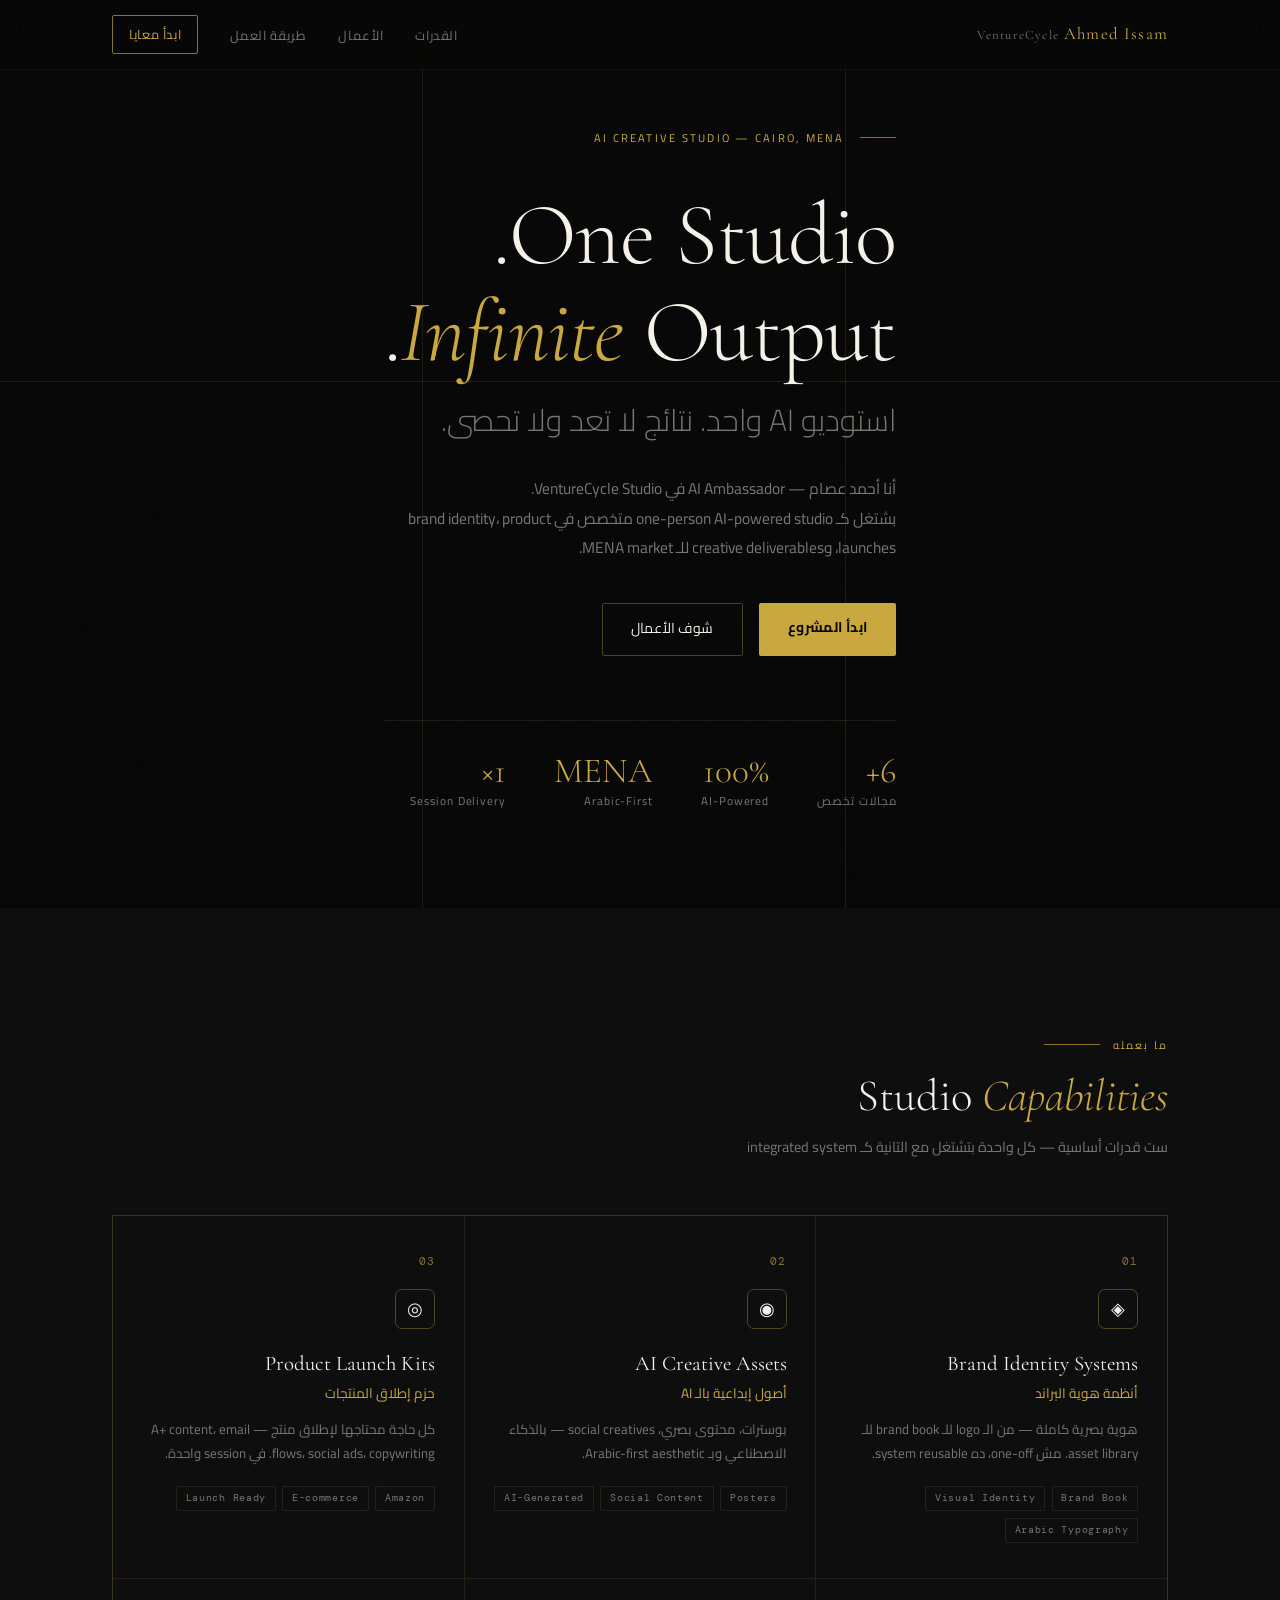
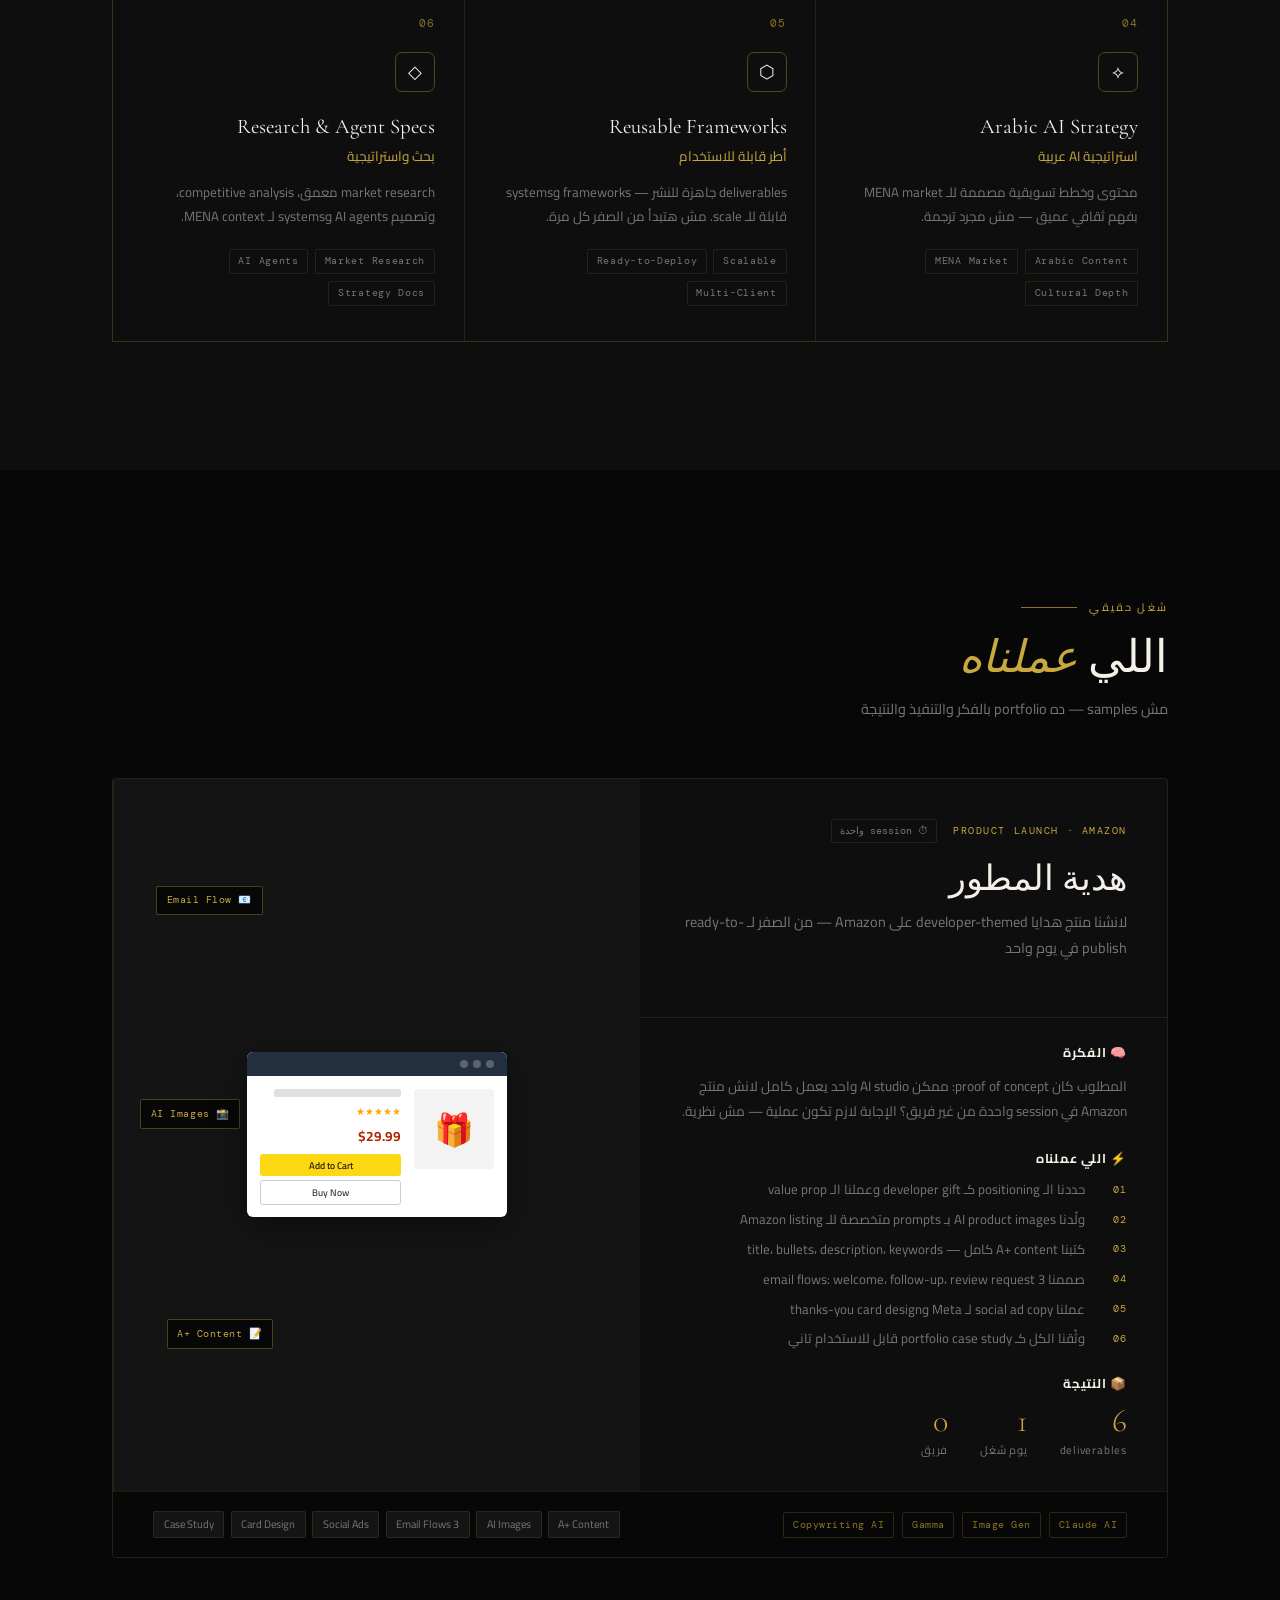
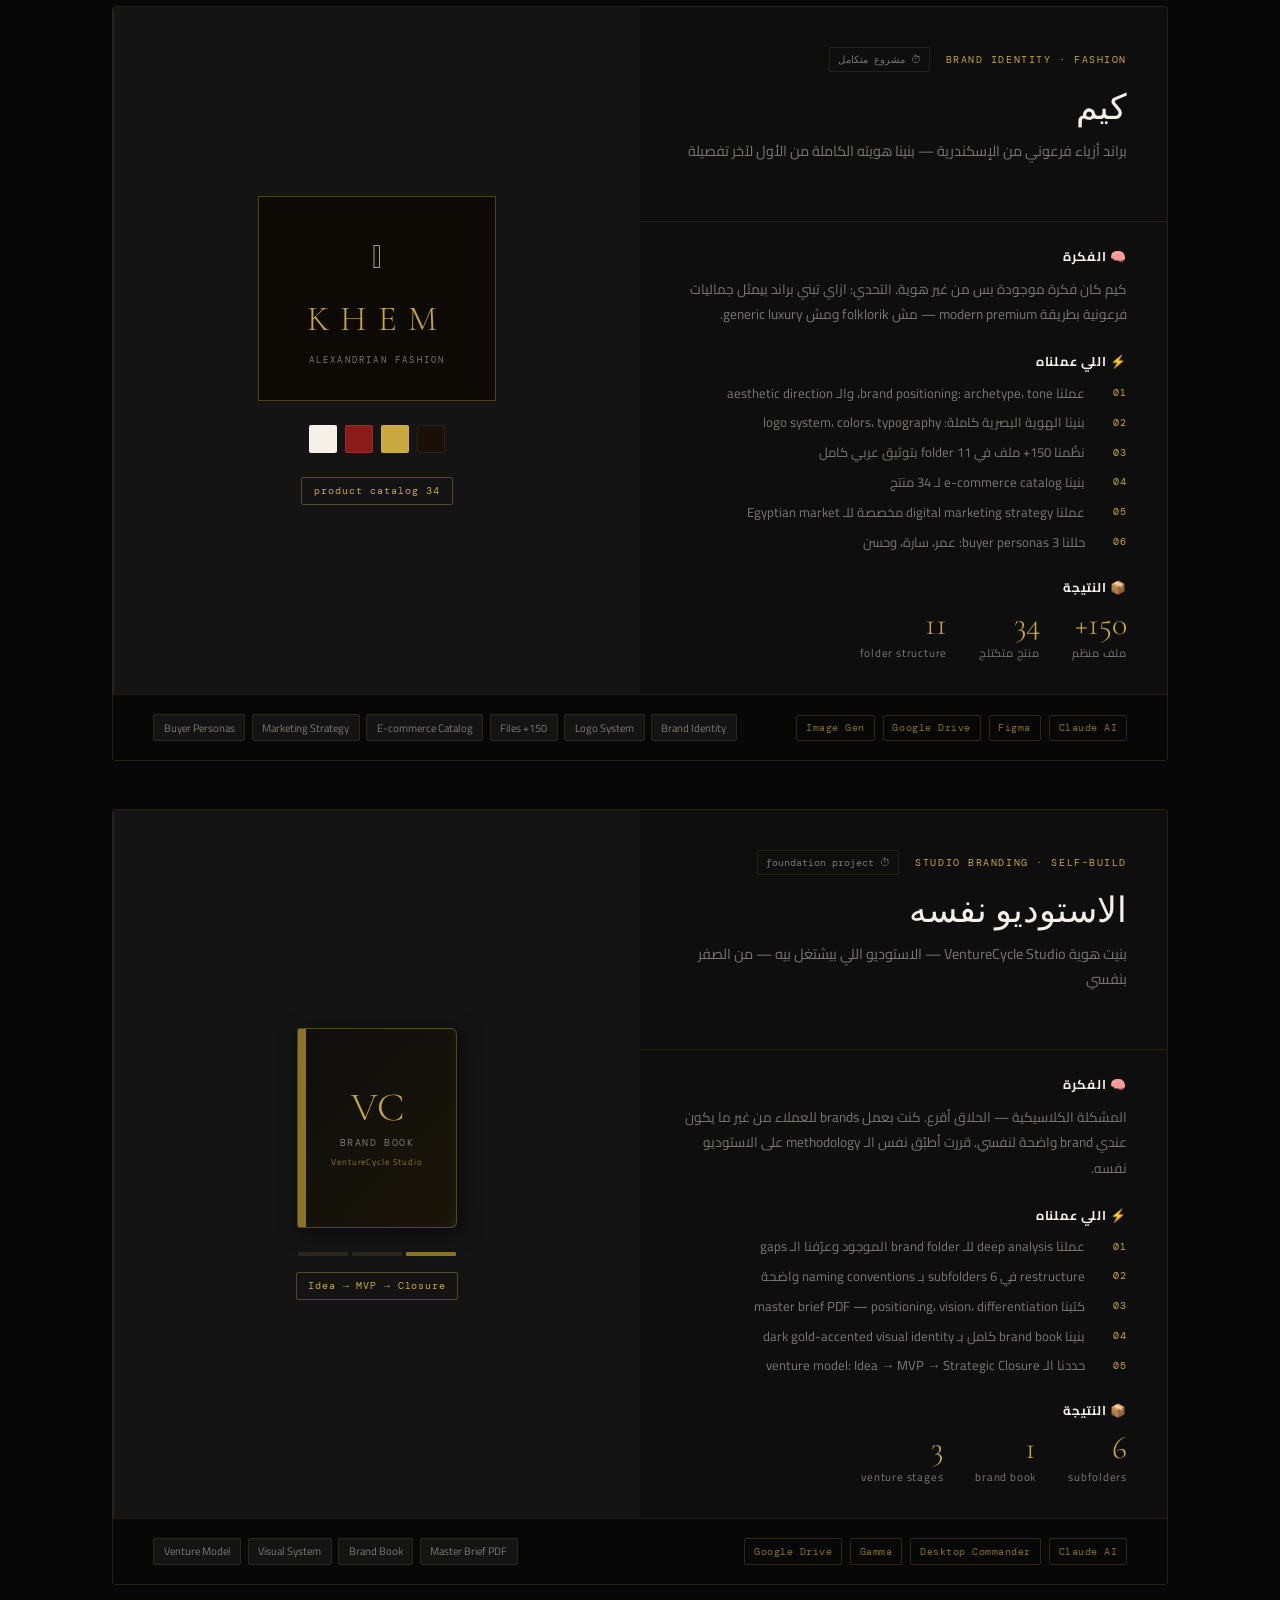
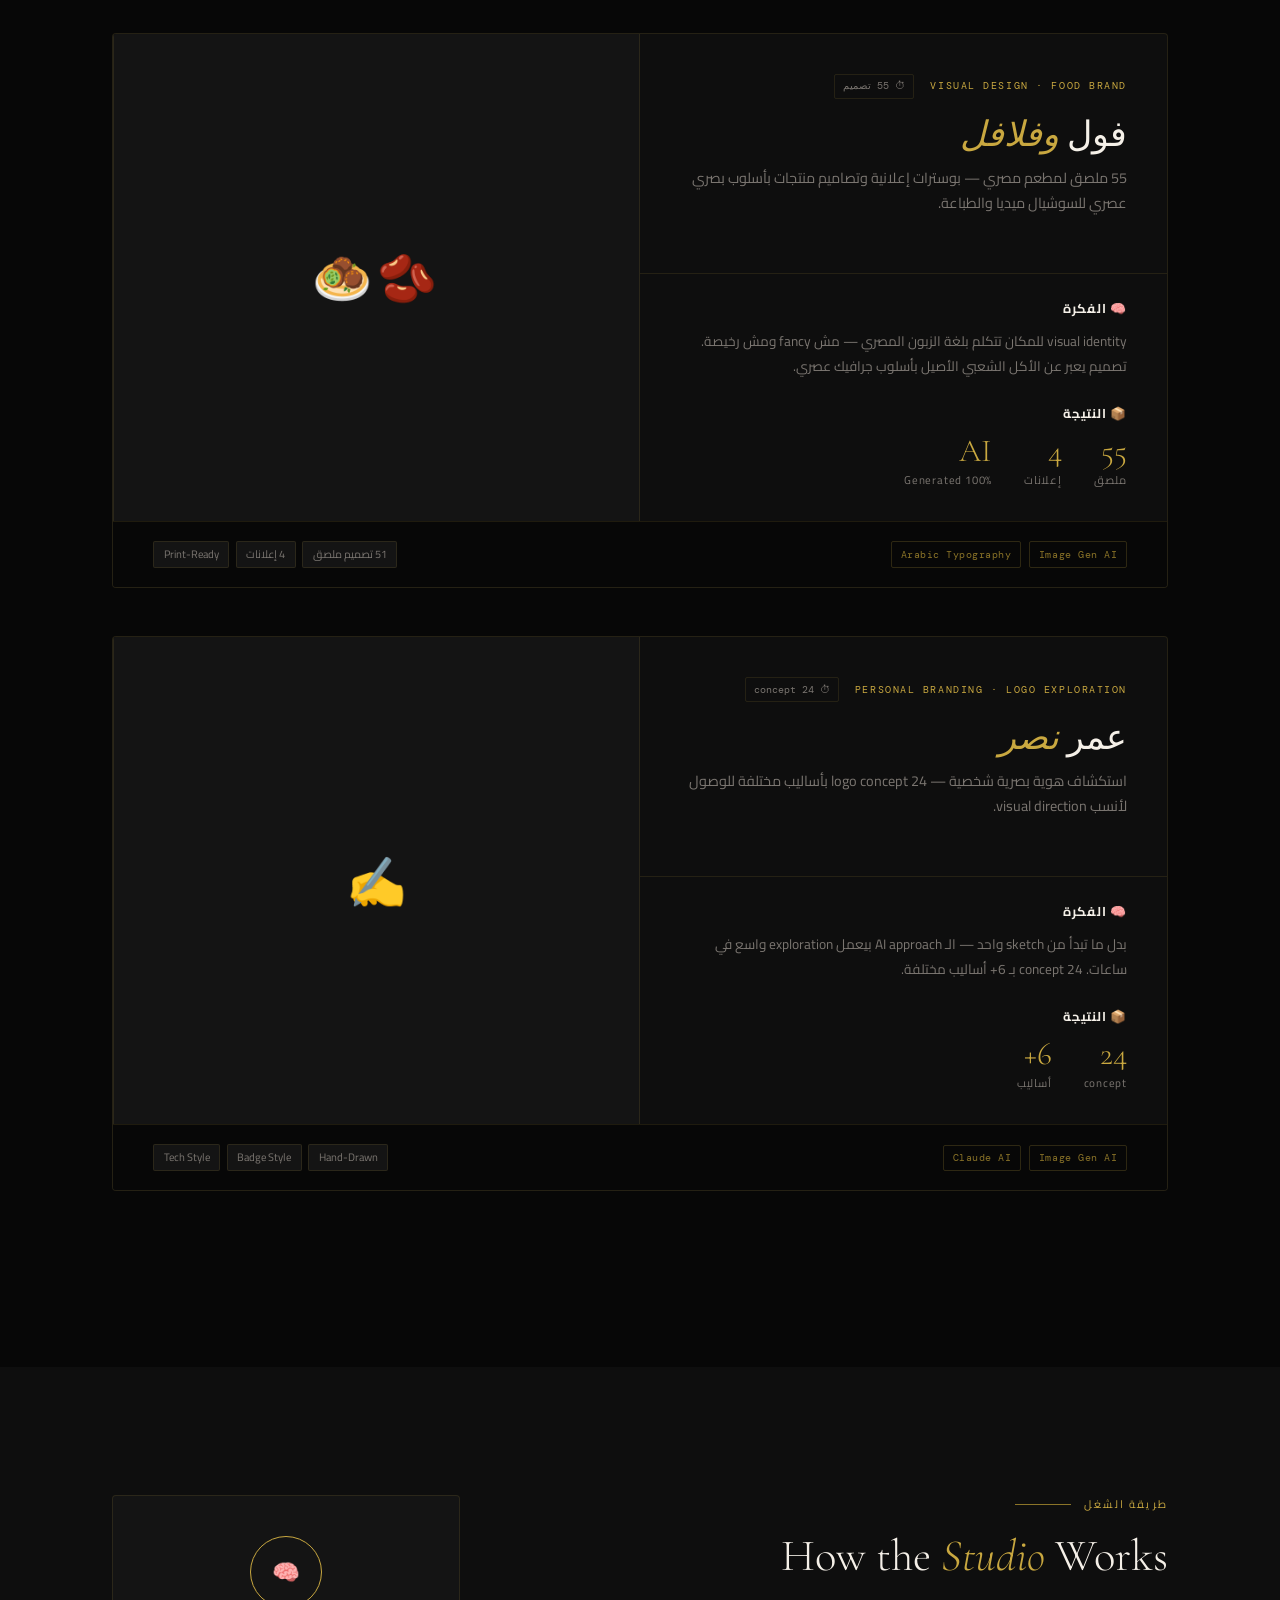
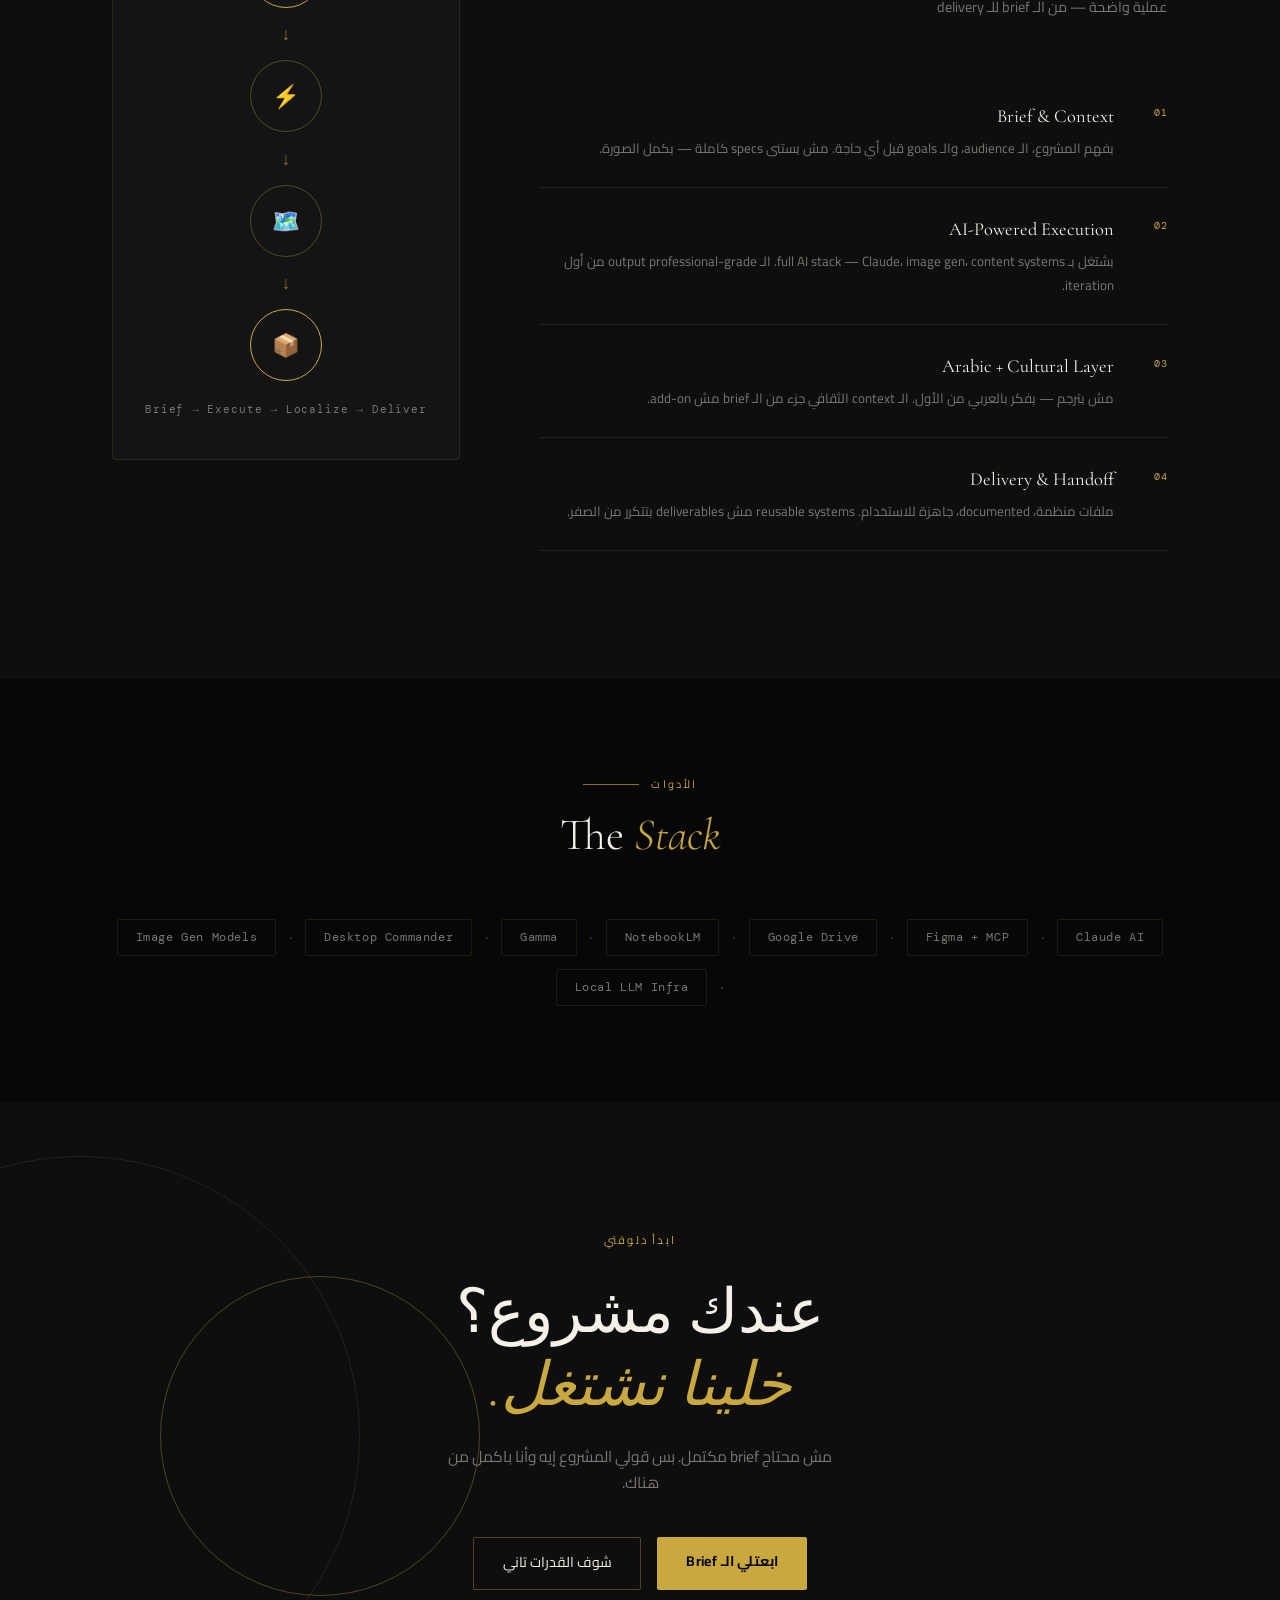
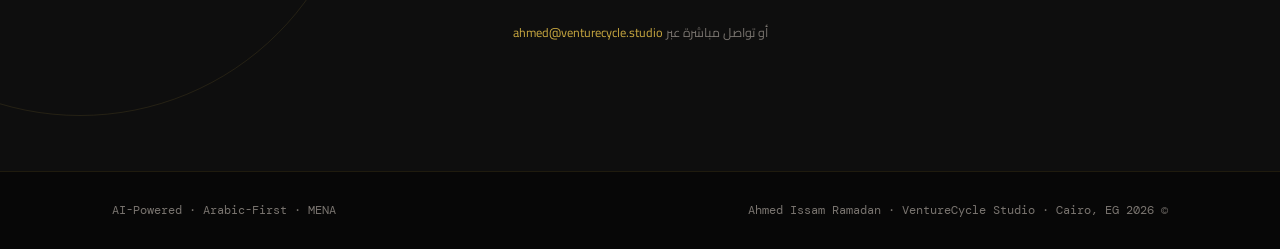
<file: index.html>
<!DOCTYPE html>
<html lang="ar" dir="rtl">
<head>
<meta charset="UTF-8">
<meta name="viewport" content="width=device-width, initial-scale=1.0">
<meta name="description" content="Ahmed Issam Ramadan — AI Creative Studio. One-person AI-powered studio for brand identity, product launches & creative deliverables in the MENA region.">
<meta property="og:title" content="Ahmed Issam — AI Creative Studio">
<meta property="og:description" content="استوديو AI واحد. نتائج لا تعد ولا تحصى.">
<meta property="og:type" content="website">
<title>Ahmed Issam — AI Creative Studio</title>
<link rel="preconnect" href="https://fonts.googleapis.com">
<link rel="preconnect" href="https://fonts.gstatic.com" crossorigin>
<link href="https://fonts.googleapis.com/css2?family=Cormorant+Garamond:ital,wght@0,300;0,400;0,600;1,300;1,400&family=Cairo:wght@300;400;600;700&family=DM+Mono:wght@400&display=swap" rel="stylesheet">
<link rel="stylesheet" href="assets/css/style.css">
</head>
<body>

<nav id="navbar">
  <div class="nav-inner">
    <a href="#" class="logo">
      <span class="logo-sub">VentureCycle</span>
      Ahmed Issam
    </a>
    <ul class="nav-links">
      <li><a href="#capabilities">القدرات</a></li>
      <li><a href="#work">الأعمال</a></li>
      <li><a href="#process">طريقة العمل</a></li>
      <li><a href="#cta" class="nav-cta">ابدأ معايا</a></li>
    </ul>
    <button class="hamburger" id="hamburger" aria-label="القائمة">
      <span></span><span></span><span></span>
    </button>
  </div>
  <div class="mobile-menu" id="mobileMenu">
    <a href="#capabilities" class="mobile-link">القدرات</a>
    <a href="#work" class="mobile-link">الأعمال</a>
    <a href="#process" class="mobile-link">طريقة العمل</a>
    <a href="#cta" class="mobile-link mobile-cta">ابدأ معايا</a>
  </div>
</nav>

<section id="hero">
  <div class="grid-lines" aria-hidden="true">
    <div class="gl v1"></div>
    <div class="gl v2"></div>
    <div class="gl h1"></div>
  </div>
  <div class="container">
    <p class="hero-tag reveal">AI Creative Studio — Cairo, MENA</p>
    <h1 class="hero-title reveal">
      One Studio.<br>
      <em>Infinite</em> Output.
    </h1>
    <p class="hero-subtitle-ar reveal">استوديو AI واحد. نتائج لا تعد ولا تحصى.</p>
    <p class="hero-desc reveal">
      أنا أحمد عصام — AI Ambassador في VentureCycle Studio.<br>
      بشتغل كـ one-person AI-powered studio متخصص في brand identity،
      product launches، وcreative deliverables للـ MENA market.
    </p>
    <div class="hero-actions reveal">
      <a href="#cta" class="btn-primary">ابدأ المشروع</a>
      <a href="#work" class="btn-ghost">شوف الأعمال</a>
    </div>
    <div class="hero-stats reveal">
      <div class="stat">
        <span class="stat-num">6+</span>
        <span class="stat-label">مجالات تخصص</span>
      </div>
      <div class="stat">
        <span class="stat-num">100%</span>
        <span class="stat-label">AI-Powered</span>
      </div>
      <div class="stat">
        <span class="stat-num">MENA</span>
        <span class="stat-label">Arabic-First</span>
      </div>
      <div class="stat">
        <span class="stat-num">1×</span>
        <span class="stat-label">Session Delivery</span>
      </div>
    </div>
  </div>
</section>

<section id="capabilities">
  <div class="container">
    <header class="section-header reveal">
      <p class="section-tag">ما بعمله</p>
      <h2 class="section-title">Studio <em>Capabilities</em></h2>
      <p class="section-sub">ست قدرات أساسية — كل واحدة بتشتغل مع التانية كـ integrated system</p>
    </header>
    <div class="cap-grid">
      <article class="cap-card reveal">
        <span class="cap-num">01</span>
        <div class="cap-icon">◈</div>
        <h3 class="cap-title">Brand Identity Systems</h3>
        <p class="cap-title-ar">أنظمة هوية البراند</p>
        <p class="cap-desc">هوية بصرية كاملة — من الـ logo للـ brand book للـ asset library. مش one-off، ده system reusable.</p>
        <div class="cap-tags">
          <span class="tag">Brand Book</span>
          <span class="tag">Visual Identity</span>
          <span class="tag">Arabic Typography</span>
        </div>
      </article>
      <article class="cap-card reveal">
        <span class="cap-num">02</span>
        <div class="cap-icon">◉</div>
        <h3 class="cap-title">AI Creative Assets</h3>
        <p class="cap-title-ar">أصول إبداعية بالـ AI</p>
        <p class="cap-desc">بوسترات، محتوى بصري، social creatives — بالذكاء الاصطناعي وبـ Arabic-first aesthetic.</p>
        <div class="cap-tags">
          <span class="tag">Posters</span>
          <span class="tag">Social Content</span>
          <span class="tag">AI-Generated</span>
        </div>
      </article>
      <article class="cap-card reveal">
        <span class="cap-num">03</span>
        <div class="cap-icon">◎</div>
        <h3 class="cap-title">Product Launch Kits</h3>
        <p class="cap-title-ar">حزم إطلاق المنتجات</p>
        <p class="cap-desc">كل حاجة محتاجها لإطلاق منتج — A+ content، email flows، social ads، copywriting. في session واحدة.</p>
        <div class="cap-tags">
          <span class="tag">Amazon</span>
          <span class="tag">E-commerce</span>
          <span class="tag">Launch Ready</span>
        </div>
      </article>
      <article class="cap-card reveal">
        <span class="cap-num">04</span>
        <div class="cap-icon">⟡</div>
        <h3 class="cap-title">Arabic AI Strategy</h3>
        <p class="cap-title-ar">استراتيجية AI عربية</p>
        <p class="cap-desc">محتوى وخطط تسويقية مصممة للـ MENA market بفهم ثقافي عميق — مش مجرد ترجمة.</p>
        <div class="cap-tags">
          <span class="tag">Arabic Content</span>
          <span class="tag">MENA Market</span>
          <span class="tag">Cultural Depth</span>
        </div>
      </article>
      <article class="cap-card reveal">
        <span class="cap-num">05</span>
        <div class="cap-icon">⬡</div>
        <h3 class="cap-title">Reusable Frameworks</h3>
        <p class="cap-title-ar">أطر قابلة للاستخدام</p>
        <p class="cap-desc">deliverables جاهزة للنشر — frameworks وsystems قابلة للـ scale. مش هتبدأ من الصفر كل مرة.</p>
        <div class="cap-tags">
          <span class="tag">Scalable</span>
          <span class="tag">Ready-to-Deploy</span>
          <span class="tag">Multi-Client</span>
        </div>
      </article>
      <article class="cap-card reveal">
        <span class="cap-num">06</span>
        <div class="cap-icon">◇</div>
        <h3 class="cap-title">Research & Agent Specs</h3>
        <p class="cap-title-ar">بحث واستراتيجية</p>
        <p class="cap-desc">market research معمق، competitive analysis، وتصميم AI agents وsystems لـ MENA context.</p>
        <div class="cap-tags">
          <span class="tag">Market Research</span>
          <span class="tag">AI Agents</span>
          <span class="tag">Strategy Docs</span>
        </div>
      </article>
    </div>
  </div>
</section>

<section id="work">
  <div class="container">
    <header class="section-header reveal">
      <p class="section-tag">شغل حقيقي</p>
      <h2 class="section-title">اللي <em>عملناه</em></h2>
      <p class="section-sub">مش samples — ده portfolio بالفكر والتنفيذ والنتيجة</p>
    </header>

    <!-- PROJECT 01: هدية المطور -->
    <article class="cs-card reveal" onclick="location.href='projects/hedyet-el-developer/index.html'" style="cursor:pointer">
      <div class="cs-header">
        <div class="cs-meta">
          <span class="cs-type">Product Launch · Amazon</span>
          <span class="cs-time">⏱ session واحدة</span>
        </div>
        <h3 class="cs-title">هدية المطور</h3>
        <p class="cs-tagline">لانشنا منتج هدايا developer-themed على Amazon — من الصفر لـ ready-to-publish في يوم واحد</p>
      </div>
      <div class="cs-visual cs-visual--amazon" aria-hidden="true">
        <div class="mock-screen">
          <div class="mock-bar"><span></span><span></span><span></span></div>
          <div class="mock-body">
            <div class="mock-img-block"><div class="mock-product-emoji">🎁</div></div>
            <div class="mock-info">
              <div class="mock-title-line"></div>
              <div class="mock-stars">★★★★★</div>
              <div class="mock-price">$29.99</div>
              <div class="mock-btn-row">
                <div class="mock-btn gold">Add to Cart</div>
                <div class="mock-btn outline">Buy Now</div>
              </div>
            </div>
          </div>
        </div>
        <div class="mock-floats">
          <div class="mf mf1">📧 Email Flow</div>
          <div class="mf mf2">📸 AI Images</div>
          <div class="mf mf3">📝 A+ Content</div>
        </div>
      </div>
      <div class="cs-body">
        <div class="cs-block">
          <h4 class="cs-block-title">🧠 الفكرة</h4>
          <p>المطلوب كان proof of concept: ممكن AI studio واحد يعمل كامل لانش منتج Amazon في session واحدة من غير فريق؟ الإجابة لازم تكون عملية — مش نظرية.</p>
        </div>
        <div class="cs-block">
          <h4 class="cs-block-title">⚡ اللي عملناه</h4>
          <div class="cs-steps">
            <div class="cs-step"><span class="cs-step-n">01</span><span>حددنا الـ positioning كـ developer gift وعملنا الـ value prop</span></div>
            <div class="cs-step"><span class="cs-step-n">02</span><span>ولّدنا AI product images بـ prompts متخصصة للـ Amazon listing</span></div>
            <div class="cs-step"><span class="cs-step-n">03</span><span>كتبنا A+ content كامل — title، bullets، description، keywords</span></div>
            <div class="cs-step"><span class="cs-step-n">04</span><span>صممنا 3 email flows: welcome، follow-up، review request</span></div>
            <div class="cs-step"><span class="cs-step-n">05</span><span>عملنا social ad copy لـ Meta وthanks-you card design</span></div>
            <div class="cs-step"><span class="cs-step-n">06</span><span>وثّقنا الكل كـ portfolio case study قابل للاستخدام تاني</span></div>
          </div>
        </div>
        <div class="cs-block">
          <h4 class="cs-block-title">📦 النتيجة</h4>
          <div class="cs-results">
            <div class="cs-result-item"><span class="res-num">6</span><span class="res-label">deliverables</span></div>
            <div class="cs-result-item"><span class="res-num">1</span><span class="res-label">يوم شغل</span></div>
            <div class="cs-result-item"><span class="res-num">0</span><span class="res-label">فريق</span></div>
          </div>
        </div>
      </div>
      <div class="cs-footer">
        <div class="cs-tools">
          <span class="cs-tool">Claude AI</span><span class="cs-tool">Image Gen</span>
          <span class="cs-tool">Gamma</span><span class="cs-tool">Copywriting AI</span>
        </div>
        <div class="cs-dels">
          <span class="del-chip">A+ Content</span><span class="del-chip">AI Images</span>
          <span class="del-chip">3 Email Flows</span><span class="del-chip">Social Ads</span>
          <span class="del-chip">Card Design</span><span class="del-chip">Case Study</span>
        </div>
      </div>
    </article>

    <!-- PROJECT 02: كيم -->
    <article class="cs-card reveal" onclick="location.href='projects/khem/index.html'" style="cursor:pointer">
      <div class="cs-header">
        <div class="cs-meta">
          <span class="cs-type">Brand Identity · Fashion</span>
          <span class="cs-time">⏱ مشروع متكامل</span>
        </div>
        <h3 class="cs-title">كيم</h3>
        <p class="cs-tagline">براند أزياء فرعوني من الإسكندرية — بنينا هويته الكاملة من الأول لآخر تفصيلة</p>
      </div>
      <div class="cs-visual cs-visual--khem" aria-hidden="true">
        <div class="khem-canvas">
          <div class="khem-logo-mock">
            <div class="khem-eye">𓂀</div>
            <div class="khem-wordmark">KHEM</div>
            <div class="khem-sub-text">ALEXANDRIAN FASHION</div>
          </div>
          <div class="khem-palette">
            <div class="khem-swatch" style="background:#1a1008;"></div>
            <div class="khem-swatch" style="background:#c9a840;"></div>
            <div class="khem-swatch" style="background:#8b1a1a;"></div>
            <div class="khem-swatch" style="background:#f5f0e8;"></div>
          </div>
          <div class="khem-tag-badge">34 product catalog</div>
        </div>
      </div>
      <div class="cs-body">
        <div class="cs-block">
          <h4 class="cs-block-title">🧠 الفكرة</h4>
          <p>كيم كان فكرة موجودة بس من غير هوية. التحدي: ازاي تبني براند بيمثل جماليات فرعونية بطريقة modern premium — مش folklorik ومش generic luxury.</p>
        </div>
        <div class="cs-block">
          <h4 class="cs-block-title">⚡ اللي عملناه</h4>
          <div class="cs-steps">
            <div class="cs-step"><span class="cs-step-n">01</span><span>عملنا brand positioning: archetype، tone، والـ aesthetic direction</span></div>
            <div class="cs-step"><span class="cs-step-n">02</span><span>بنينا الهوية البصرية كاملة: logo system، colors، typography</span></div>
            <div class="cs-step"><span class="cs-step-n">03</span><span>نظّمنا 150+ ملف في 11 folder بتوثيق عربي كامل</span></div>
            <div class="cs-step"><span class="cs-step-n">04</span><span>بنينا e-commerce catalog لـ 34 منتج</span></div>
            <div class="cs-step"><span class="cs-step-n">05</span><span>عملنا digital marketing strategy مخصصة للـ Egyptian market</span></div>
            <div class="cs-step"><span class="cs-step-n">06</span><span>حللنا 3 buyer personas: عمر، سارة، وحسن</span></div>
          </div>
        </div>
        <div class="cs-block">
          <h4 class="cs-block-title">📦 النتيجة</h4>
          <div class="cs-results">
            <div class="cs-result-item"><span class="res-num">150+</span><span class="res-label">ملف منظم</span></div>
            <div class="cs-result-item"><span class="res-num">34</span><span class="res-label">منتج متكتلج</span></div>
            <div class="cs-result-item"><span class="res-num">11</span><span class="res-label">folder structure</span></div>
          </div>
        </div>
      </div>
      <div class="cs-footer">
        <div class="cs-tools">
          <span class="cs-tool">Claude AI</span><span class="cs-tool">Figma</span>
          <span class="cs-tool">Google Drive</span><span class="cs-tool">Image Gen</span>
        </div>
        <div class="cs-dels">
          <span class="del-chip">Brand Identity</span><span class="del-chip">Logo System</span>
          <span class="del-chip">150+ Files</span><span class="del-chip">E-commerce Catalog</span>
          <span class="del-chip">Marketing Strategy</span><span class="del-chip">Buyer Personas</span>
        </div>
      </div>
    </article>

    <!-- PROJECT 03: الاستوديو نفسه -->
    <article class="cs-card reveal" onclick="location.href='projects/venturecycle/index.html'" style="cursor:pointer">
      <div class="cs-header">
        <div class="cs-meta">
          <span class="cs-type">Studio Branding · Self-Build</span>
          <span class="cs-time">⏱ foundation project</span>
        </div>
        <h3 class="cs-title">الاستوديو نفسه</h3>
        <p class="cs-tagline">بنيت هوية VentureCycle Studio — الاستوديو اللي بيشتغل بيه — من الصفر بنفسي</p>
      </div>
      <div class="cs-visual cs-visual--vc" aria-hidden="true">
        <div class="vc-canvas">
          <div class="vc-book">
            <div class="vc-book-cover">
              <div class="vc-logo-text">VC</div>
              <div class="vc-book-title">Brand Book</div>
              <div class="vc-book-sub">VentureCycle Studio</div>
            </div>
          </div>
          <div class="vc-pages">
            <div class="vc-page"></div>
            <div class="vc-page"></div>
            <div class="vc-page"></div>
          </div>
          <div class="vc-tag-badge">Idea → MVP → Closure</div>
        </div>
      </div>
      <div class="cs-body">
        <div class="cs-block">
          <h4 class="cs-block-title">🧠 الفكرة</h4>
          <p>المشكلة الكلاسيكية — الحلاق أقرع. كنت بعمل brands للعملاء من غير ما يكون عندي brand واضحة لنفسي. قررت أطبّق نفس الـ methodology على الاستوديو نفسه.</p>
        </div>
        <div class="cs-block">
          <h4 class="cs-block-title">⚡ اللي عملناه</h4>
          <div class="cs-steps">
            <div class="cs-step"><span class="cs-step-n">01</span><span>عملنا deep analysis للـ brand folder الموجود وعرّفنا الـ gaps</span></div>
            <div class="cs-step"><span class="cs-step-n">02</span><span>restructure في 6 subfolders بـ naming conventions واضحة</span></div>
            <div class="cs-step"><span class="cs-step-n">03</span><span>كتبنا master brief PDF — positioning، vision، differentiation</span></div>
            <div class="cs-step"><span class="cs-step-n">04</span><span>بنينا brand book كامل بـ dark gold-accented visual identity</span></div>
            <div class="cs-step"><span class="cs-step-n">05</span><span>حددنا الـ venture model: Idea → MVP → Strategic Closure</span></div>
          </div>
        </div>
        <div class="cs-block">
          <h4 class="cs-block-title">📦 النتيجة</h4>
          <div class="cs-results">
            <div class="cs-result-item"><span class="res-num">6</span><span class="res-label">subfolders</span></div>
            <div class="cs-result-item"><span class="res-num">1</span><span class="res-label">brand book</span></div>
            <div class="cs-result-item"><span class="res-num">3</span><span class="res-label">venture stages</span></div>
          </div>
        </div>
      </div>
      <div class="cs-footer">
        <div class="cs-tools">
          <span class="cs-tool">Claude AI</span><span class="cs-tool">Desktop Commander</span>
          <span class="cs-tool">Gamma</span><span class="cs-tool">Google Drive</span>
        </div>
        <div class="cs-dels">
          <span class="del-chip">Master Brief PDF</span><span class="del-chip">Brand Book</span>
          <span class="del-chip">Visual System</span><span class="del-chip">Venture Model</span>
        </div>
      </div>
    </article>

    <!-- PROJECT 04: فول وفلافل -->
    <article class="cs-card reveal" onclick="location.href='projects/foul-w-falafel/index.html'" style="cursor:pointer">
      <div class="cs-header">
        <div class="cs-meta">
          <span class="cs-type">Visual Design · Food Brand</span>
          <span class="cs-time">⏱ 55 تصميم</span>
        </div>
        <h3 class="cs-title">فول <em style="color:var(--gold)">وفلافل</em></h3>
        <p class="cs-tagline">55 ملصق لمطعم مصري — بوسترات إعلانية وتصاميم منتجات بأسلوب بصري عصري للسوشيال ميديا والطباعة.</p>
      </div>
      <div class="cs-visual" aria-hidden="true" style="background:var(--bg3); display:flex; align-items:center; justify-content:center; font-size:3rem; letter-spacing:0.3rem; border-right:1px solid var(--border)">
        🫘🧆
      </div>
      <div class="cs-body">
        <div class="cs-block">
          <h4 class="cs-block-title">🧠 الفكرة</h4>
          <p>visual identity للمكان تتكلم بلغة الزبون المصري — مش fancy ومش رخيصة. تصميم يعبر عن الأكل الشعبي الأصيل بأسلوب جرافيك عصري.</p>
        </div>
        <div class="cs-block">
          <h4 class="cs-block-title">📦 النتيجة</h4>
          <div class="cs-results">
            <div class="cs-result-item"><span class="res-num">55</span><span class="res-label">ملصق</span></div>
            <div class="cs-result-item"><span class="res-num">4</span><span class="res-label">إعلانات</span></div>
            <div class="cs-result-item"><span class="res-num">AI</span><span class="res-label">100% Generated</span></div>
          </div>
        </div>
      </div>
      <div class="cs-footer">
        <div class="cs-tools"><span class="cs-tool">Image Gen AI</span><span class="cs-tool">Arabic Typography</span></div>
        <div class="cs-dels"><span class="del-chip">51 تصميم ملصق</span><span class="del-chip">4 إعلانات</span><span class="del-chip">Print-Ready</span></div>
      </div>
    </article>

    <!-- PROJECT 05: عمر نصر -->
    <article class="cs-card reveal" onclick="location.href='projects/omar-nasr/index.html'" style="cursor:pointer">
      <div class="cs-header">
        <div class="cs-meta">
          <span class="cs-type">Personal Branding · Logo Exploration</span>
          <span class="cs-time">⏱ 24 concept</span>
        </div>
        <h3 class="cs-title">عمر <em style="color:var(--gold)">نصر</em></h3>
        <p class="cs-tagline">استكشاف هوية بصرية شخصية — 24 logo concept بأساليب مختلفة للوصول لأنسب visual direction.</p>
      </div>
      <div class="cs-visual" aria-hidden="true" style="background:var(--bg3); display:flex; align-items:center; justify-content:center; font-size:3rem; border-right:1px solid var(--border)">
        ✍️
      </div>
      <div class="cs-body">
        <div class="cs-block">
          <h4 class="cs-block-title">🧠 الفكرة</h4>
          <p>بدل ما تبدأ من sketch واحد — الـ AI approach بيعمل exploration واسع في ساعات. 24 concept بـ 6+ أساليب مختلفة.</p>
        </div>
        <div class="cs-block">
          <h4 class="cs-block-title">📦 النتيجة</h4>
          <div class="cs-results">
            <div class="cs-result-item"><span class="res-num">24</span><span class="res-label">concept</span></div>
            <div class="cs-result-item"><span class="res-num">6+</span><span class="res-label">أساليب</span></div>
          </div>
        </div>
      </div>
      <div class="cs-footer">
        <div class="cs-tools"><span class="cs-tool">Image Gen AI</span><span class="cs-tool">Claude AI</span></div>
        <div class="cs-dels"><span class="del-chip">Hand-Drawn</span><span class="del-chip">Badge Style</span><span class="del-chip">Tech Style</span></div>
      </div>
    </article>

  </div>
</section>

<section id="process">
  <div class="container">
    <div class="process-layout">
      <div>
        <header class="section-header reveal">
          <p class="section-tag">طريقة الشغل</p>
          <h2 class="section-title">How the <em>Studio</em> Works</h2>
          <p class="section-sub">عملية واضحة — من الـ brief للـ delivery</p>
        </header>
        <div class="steps">
          <div class="step reveal">
            <span class="step-num">01</span>
            <div>
              <h4 class="step-title">Brief & Context</h4>
              <p class="step-desc">بفهم المشروع، الـ audience، والـ goals قبل أي حاجة. مش بستنى specs كاملة — بكمل الصورة.</p>
            </div>
          </div>
          <div class="step reveal">
            <span class="step-num">02</span>
            <div>
              <h4 class="step-title">AI-Powered Execution</h4>
              <p class="step-desc">بشتغل بـ full AI stack — Claude، image gen، content systems. الـ output professional-grade من أول iteration.</p>
            </div>
          </div>
          <div class="step reveal">
            <span class="step-num">03</span>
            <div>
              <h4 class="step-title">Arabic + Cultural Layer</h4>
              <p class="step-desc">مش بترجم — بفكر بالعربي من الأول. الـ context الثقافي جزء من الـ brief مش add-on.</p>
            </div>
          </div>
          <div class="step reveal">
            <span class="step-num">04</span>
            <div>
              <h4 class="step-title">Delivery & Handoff</h4>
              <p class="step-desc">ملفات منظمة، documented، جاهزة للاستخدام. reusable systems مش deliverables بتتكرر من الصفر.</p>
            </div>
          </div>
        </div>
      </div>
      <div class="process-visual reveal">
        <div class="pv-node gold">🧠</div>
        <div class="pv-arrow">↓</div>
        <div class="pv-node">⚡</div>
        <div class="pv-arrow">↓</div>
        <div class="pv-node">🗺️</div>
        <div class="pv-arrow">↓</div>
        <div class="pv-node gold">📦</div>
        <p class="pv-label">Brief → Execute → Localize → Deliver</p>
      </div>
    </div>
  </div>
</section>

<section id="stack">
  <div class="container stack-center">
    <header class="section-header reveal" style="text-align:center; max-width:100%">
      <p class="section-tag" style="justify-content:center">الأدوات</p>
      <h2 class="section-title">The <em>Stack</em></h2>
    </header>
    <div class="stack-pills reveal">
      <span class="pill">Claude AI</span>
      <span class="pill-sep">·</span>
      <span class="pill">Figma + MCP</span>
      <span class="pill-sep">·</span>
      <span class="pill">Google Drive</span>
      <span class="pill-sep">·</span>
      <span class="pill">NotebookLM</span>
      <span class="pill-sep">·</span>
      <span class="pill">Gamma</span>
      <span class="pill-sep">·</span>
      <span class="pill">Desktop Commander</span>
      <span class="pill-sep">·</span>
      <span class="pill">Image Gen Models</span>
      <span class="pill-sep">·</span>
      <span class="pill">Local LLM Infra</span>
    </div>
  </div>
</section>

<section id="cta">
  <div class="cta-rings" aria-hidden="true">
    <div class="ring r1"></div>
    <div class="ring r2"></div>
  </div>
  <div class="container cta-center">
    <p class="cta-pre reveal">ابدأ دلوقتي</p>
    <h2 class="cta-title reveal">عندك مشروع؟<br><em>خلينا نشتغل.</em></h2>
    <p class="cta-sub reveal">مش محتاج brief مكتمل. بس قولي المشروع إيه وأنا باكمل من هناك.</p>
    <div class="cta-actions reveal">
      <a href="mailto:ahmed@venturecycle.studio" class="btn-primary">ابعتلي الـ Brief</a>
      <a href="#capabilities" class="btn-ghost">شوف القدرات تاني</a>
    </div>
    <p class="cta-contact reveal">
      أو تواصل مباشرة عبر
      <a href="mailto:ahmed@venturecycle.studio">ahmed@venturecycle.studio</a>
    </p>
  </div>
</section>

<footer>
  <div class="footer-inner">
    <span class="footer-note">© 2026 Ahmed Issam Ramadan · VentureCycle Studio · Cairo, EG</span>
    <span class="footer-note">AI-Powered · Arabic-First · MENA</span>
  </div>
</footer>

<script src="assets/js/main.js"></script>
</body>
</html>
</file>
<file: assets/css/style.css>
/* ─── TOKENS ─── */
:root {
  --gold: #C9A840;
  --gold-dim: #8B7428;
  --gold-mist: rgba(201,168,64,0.08);
  --bg: #070707;
  --bg2: #0e0e0e;
  --bg3: #141414;
  --white: #F5F0E8;
  --muted: #7a7570;
  --border: rgba(201,168,64,0.12);
  --border-strong: rgba(201,168,64,0.35);
  --radius: 2px;
  --font-display: 'Cormorant Garamond', Georgia, serif;
  --font-body: 'Cairo', sans-serif;
  --font-mono: 'DM Mono', monospace;
}

/* ─── RESET ─── */
*, *::before, *::after { box-sizing: border-box; margin: 0; padding: 0; }
html { scroll-behavior: smooth; }
body {
  background: var(--bg);
  color: var(--white);
  font-family: var(--font-body);
  font-size: 16px;
  line-height: 1.7;
  overflow-x: hidden;
}
body::before {
  content: '';
  position: fixed; inset: 0;
  background: url("data:image/svg+xml,%3Csvg viewBox='0 0 200 200' xmlns='http://www.w3.org/2000/svg'%3E%3Cfilter id='n'%3E%3CfeTurbulence type='fractalNoise' baseFrequency='0.85' numOctaves='4' stitchTiles='stitch'/%3E%3C/filter%3E%3Crect width='100%25' height='100%25' filter='url(%23n)' opacity='0.035'/%3E%3C/svg%3E");
  pointer-events: none; z-index: 0; opacity: 0.5;
}
img { max-width: 100%; display: block; }
ul { list-style: none; }
a { color: inherit; text-decoration: none; }

/* ─── LAYOUT ─── */
.container {
  max-width: 1120px;
  margin: 0 auto;
  padding: 0 2rem;
  position: relative; z-index: 1;
}

/* ─── NAV ─── */
#navbar {
  position: fixed; top: 0; left: 0; right: 0; z-index: 100;
  padding: 1.25rem 0;
  border-bottom: 1px solid rgba(201,168,64,0.07);
  background: rgba(7,7,7,0.88);
  backdrop-filter: blur(14px);
  transition: padding 0.3s;
}
#navbar.scrolled { padding: 0.9rem 0; }
.nav-inner {
  max-width: 1120px; margin: 0 auto; padding: 0 2rem;
  display: flex; align-items: center; justify-content: space-between;
}
.logo {
  font-family: var(--font-display);
  font-size: 1.05rem; color: var(--gold);
  letter-spacing: 0.07em; font-weight: 400;
}
.logo-sub {
  color: var(--muted); font-size: 0.8rem;
  margin-inline-end: 0.5rem;
}
.nav-links {
  display: flex; gap: 2rem; align-items: center;
}
.nav-links a {
  color: var(--muted); font-size: 0.8rem;
  letter-spacing: 0.05em; transition: color 0.2s;
}
.nav-links a:hover { color: var(--gold); }
.nav-cta {
  border: 1px solid var(--gold-dim) !important;
  padding: 0.4rem 1rem;
  border-radius: var(--radius);
  color: var(--gold) !important;
  transition: background 0.2s !important;
}
.nav-cta:hover { background: var(--gold-mist) !important; }
.hamburger {
  display: none; flex-direction: column; gap: 5px;
  background: none; border: none; cursor: pointer; padding: 4px;
}
.hamburger span {
  display: block; width: 24px; height: 1px; background: var(--muted);
  transition: transform 0.3s, opacity 0.3s;
}
.hamburger.open span:nth-child(1) { transform: translateY(6px) rotate(45deg); }
.hamburger.open span:nth-child(2) { opacity: 0; }
.hamburger.open span:nth-child(3) { transform: translateY(-6px) rotate(-45deg); }
.mobile-menu {
  display: none; flex-direction: column; gap: 0;
  background: var(--bg2);
  border-top: 1px solid var(--border);
  padding: 0;
  max-height: 0; overflow: hidden;
  transition: max-height 0.4s ease;
}
.mobile-menu.open { max-height: 300px; }
.mobile-link {
  padding: 1rem 2rem;
  color: var(--muted); font-size: 0.9rem;
  border-bottom: 1px solid var(--border);
  transition: color 0.2s, background 0.2s;
}
.mobile-link:hover { color: var(--gold); background: var(--gold-mist); }
.mobile-cta { color: var(--gold) !important; }

/* ─── HERO ─── */
#hero {
  min-height: 100vh;
  display: flex; align-items: center;
  padding: 8rem 0 6rem;
  position: relative; overflow: hidden;
}
.grid-lines { position: absolute; inset: 0; pointer-events: none; }
.gl { position: absolute; background: var(--border); }
.gl.v1 { left: 33%; top: 0; width: 1px; height: 100%; }
.gl.v2 { left: 66%; top: 0; width: 1px; height: 100%; }
.gl.h1 { top: 42%; left: 0; width: 100%; height: 1px; }

.hero-tag {
  font-size: 0.7rem; letter-spacing: 0.2em;
  color: var(--gold); text-transform: uppercase;
  margin-bottom: 2.5rem;
  display: flex; align-items: center; gap: 1rem;
}
.hero-tag::before {
  content: ''; display: block;
  width: 36px; height: 1px; background: var(--gold-dim);
}
.hero-title {
  font-family: var(--font-display);
  font-size: clamp(3rem, 7vw, 5.5rem);
  font-weight: 300; line-height: 1.1;
  margin-bottom: 1rem; letter-spacing: -0.01em;
}
.hero-title em { font-style: italic; color: var(--gold); }
.hero-subtitle-ar {
  font-size: clamp(1.2rem, 3vw, 1.9rem);
  font-weight: 300; color: var(--muted);
  margin-bottom: 2rem; line-height: 1.5;
}
.hero-desc {
  font-size: 0.97rem; color: var(--muted);
  max-width: 500px; margin-bottom: 2.5rem; line-height: 1.9;
}
.hero-actions { display: flex; gap: 1rem; flex-wrap: wrap; margin-bottom: 4rem; }
.hero-stats {
  display: flex; gap: 3rem; flex-wrap: wrap;
  border-top: 1px solid var(--border);
  padding-top: 2rem;
}
.stat { display: flex; flex-direction: column; gap: 0.25rem; }
.stat-num {
  font-family: var(--font-display);
  font-size: 2.2rem; color: var(--gold);
  line-height: 1; font-weight: 300;
}
.stat-label { font-size: 0.72rem; color: var(--muted); letter-spacing: 0.08em; }

/* ─── BUTTONS ─── */
.btn-primary {
  background: var(--gold); color: #070707;
  padding: 0.85rem 1.8rem;
  font-family: var(--font-body); font-size: 0.88rem;
  font-weight: 700; border: none; cursor: pointer;
  border-radius: var(--radius); display: inline-block;
  transition: opacity 0.2s; letter-spacing: 0.03em;
}
.btn-primary:hover { opacity: 0.82; }
.btn-ghost {
  border: 1px solid var(--border-strong); color: var(--white);
  padding: 0.85rem 1.8rem;
  font-family: var(--font-body); font-size: 0.88rem;
  border-radius: var(--radius); display: inline-block;
  transition: border-color 0.2s, background 0.2s;
}
.btn-ghost:hover { border-color: var(--gold); background: var(--gold-mist); }

/* ─── SECTION COMMONS ─── */
.section-header { margin-bottom: 3.5rem; }
.section-tag {
  font-size: 0.68rem; letter-spacing: 0.2em;
  color: var(--gold); text-transform: uppercase;
  margin-bottom: 1rem;
  display: flex; align-items: center; gap: 0.8rem;
}
.section-tag::after {
  content: ''; flex: 1; max-width: 56px;
  height: 1px; background: var(--gold-dim);
}
.section-title {
  font-family: var(--font-display);
  font-size: clamp(1.8rem, 4vw, 2.8rem);
  font-weight: 300; line-height: 1.2;
}
.section-title em { font-style: italic; color: var(--gold); }
.section-sub { color: var(--muted); font-size: 0.9rem; margin-top: 0.7rem; max-width: 460px; }

/* ─── CAPABILITIES ─── */
#capabilities { padding: 8rem 0; background: var(--bg2); position: relative; z-index: 1; }
.cap-grid {
  display: grid; grid-template-columns: repeat(3, 1fr);
  gap: 1px; background: var(--border);
  border: 1px solid var(--border);
}
.cap-card {
  background: var(--bg2); padding: 2.2rem 1.8rem;
  position: relative; overflow: hidden;
  transition: background 0.3s;
}
.cap-card:hover { background: var(--bg3); }
.cap-card::before {
  content: ''; position: absolute;
  top: 0; left: 0; width: 3px; height: 0;
  background: var(--gold); transition: height 0.4s ease;
}
.cap-card:hover::before { height: 100%; }
.cap-num {
  font-family: var(--font-mono); font-size: 0.68rem;
  color: var(--gold-dim); margin-bottom: 1.2rem; letter-spacing: 0.1em;
  display: block;
}
.cap-icon {
  width: 40px; height: 40px;
  border: 1px solid var(--border-strong); border-radius: 7px;
  display: flex; align-items: center; justify-content: center;
  margin-bottom: 1.3rem; font-size: 1.1rem;
}
.cap-title {
  font-family: var(--font-display); font-size: 1.3rem;
  font-weight: 400; margin-bottom: 0.3rem; line-height: 1.3;
}
.cap-title-ar {
  font-size: 0.85rem; color: var(--gold);
  margin-bottom: 0.8rem; font-weight: 400;
}
.cap-desc { font-size: 0.83rem; color: var(--muted); line-height: 1.85; }
.cap-tags { display: flex; flex-wrap: wrap; gap: 0.4rem; margin-top: 1.2rem; }
.tag {
  font-size: 0.62rem; letter-spacing: 0.07em;
  padding: 0.2rem 0.55rem;
  border: 1px solid var(--border); color: var(--muted);
  border-radius: var(--radius); font-family: var(--font-mono);
}

/* ─── WORK ─── */
#work { padding: 8rem 0; position: relative; z-index: 1; }
.work-grid {
  display: grid; grid-template-columns: 1.5fr 1fr;
  gap: 1px; background: var(--border); border: 1px solid var(--border);
}
.work-card {
  background: var(--bg); padding: 2.8rem 2.2rem;
  transition: background 0.3s;
}
.work-card:hover { background: var(--bg3); }
.work-card.featured { grid-row: 1 / 3; }
.work-cat {
  font-size: 0.65rem; color: var(--gold);
  letter-spacing: 0.17em; text-transform: uppercase;
  margin-bottom: 1.3rem; font-family: var(--font-mono);
  display: block;
}
.work-title {
  font-family: var(--font-display); font-size: 1.8rem;
  font-weight: 300; line-height: 1.2; margin-bottom: 0.4rem;
}
.work-card:not(.featured) .work-title { font-size: 1.25rem; }
.work-title-ar { font-size: 0.95rem; color: var(--muted); margin-bottom: 1.2rem; }
.work-desc { font-size: 0.83rem; color: var(--muted); line-height: 1.9; margin-bottom: 1.5rem; }
.deliverables { display: flex; flex-direction: column; gap: 0.45rem; }
.deliverables li {
  display: flex; align-items: center; gap: 0.6rem;
  font-size: 0.78rem; color: var(--muted);
}
.del-dot {
  width: 5px; height: 5px; border-radius: 50%;
  background: var(--gold); flex-shrink: 0;
}

/* ─── PROCESS ─── */
#process { padding: 8rem 0; background: var(--bg2); position: relative; z-index: 1; }
.process-layout {
  display: grid; grid-template-columns: 1fr auto;
  gap: 5rem; align-items: start;
}
.steps { display: flex; flex-direction: column; }
.step {
  display: flex; gap: 1.4rem;
  padding: 1.6rem 0;
  border-bottom: 1px solid var(--border);
  transition: padding-inline-end 0.3s;
}
.step:hover { padding-inline-end: 1rem; }
.step-num {
  font-family: var(--font-mono); font-size: 0.62rem;
  color: var(--gold); padding-top: 0.3rem;
  min-width: 2rem; letter-spacing: 0.1em; flex-shrink: 0;
}
.step-title {
  font-family: var(--font-display); font-size: 1.15rem;
  font-weight: 400; margin-bottom: 0.3rem;
}
.step-desc { font-size: 0.83rem; color: var(--muted); line-height: 1.85; }
.process-visual {
  background: var(--bg3); border: 1px solid var(--border);
  border-radius: 4px; padding: 2.5rem 2rem;
  display: flex; flex-direction: column;
  align-items: center; gap: 0.7rem;
  min-width: 220px;
}
.pv-node {
  width: 72px; height: 72px; border-radius: 50%;
  border: 1px solid var(--border-strong);
  display: flex; align-items: center; justify-content: center;
  font-size: 1.4rem;
}
.pv-node.gold { border-color: var(--gold); }
.pv-arrow { color: var(--gold-dim); font-size: 1.1rem; }
.pv-label {
  font-size: 0.68rem; color: var(--muted);
  letter-spacing: 0.08em; margin-top: 0.5rem;
  text-align: center; font-family: var(--font-mono);
}

/* ─── STACK ─── */
#stack { padding: 6rem 0; }
.stack-center { text-align: center; }
.stack-pills {
  display: flex; gap: 0.8rem; flex-wrap: wrap;
  align-items: center; justify-content: center;
  margin-top: 2.5rem;
}
.pill {
  border: 1px solid var(--border); padding: 0.45rem 1.1rem;
  border-radius: var(--radius); font-size: 0.75rem;
  color: var(--muted); font-family: var(--font-mono);
  letter-spacing: 0.05em;
  transition: border-color 0.2s, color 0.2s;
}
.pill:hover { border-color: var(--gold); color: var(--gold); }
.pill-sep { color: var(--border-strong); font-size: 1rem; }

/* ─── CTA ─── */
#cta {
  padding: 8rem 0; text-align: center;
  background: var(--bg2); position: relative; overflow: hidden;
}
.cta-rings { position: absolute; top: 50%; left: 50%; transform: translate(-50%,-50%); }
.ring {
  position: absolute; border-radius: 50%;
  border: 1px solid var(--border);
  transform: translate(-50%, -50%);
}
.ring.r1 { width: 560px; height: 560px; }
.ring.r2 { width: 320px; height: 320px; border-color: var(--border-strong); }
.cta-center { position: relative; z-index: 2; }
.cta-pre {
  font-size: 0.7rem; letter-spacing: 0.2em;
  color: var(--gold); text-transform: uppercase; margin-bottom: 1.8rem;
}
.cta-title {
  font-family: var(--font-display);
  font-size: clamp(2.2rem, 5vw, 3.8rem);
  font-weight: 300; line-height: 1.2; margin-bottom: 1.3rem;
}
.cta-title em { font-style: italic; color: var(--gold); }
.cta-sub {
  font-size: 0.97rem; color: var(--muted);
  margin-bottom: 2.5rem; max-width: 420px;
  margin-left: auto; margin-right: auto;
}
.cta-actions {
  display: flex; gap: 1rem; justify-content: center; flex-wrap: wrap;
  margin-bottom: 2rem;
}
.cta-contact { font-size: 0.78rem; color: var(--muted); }
.cta-contact a { color: var(--gold); }

/* ─── FOOTER ─── */
footer {
  border-top: 1px solid var(--border);
  padding: 1.8rem 0;
}
.footer-inner {
  max-width: 1120px; margin: 0 auto; padding: 0 2rem;
  display: flex; align-items: center; justify-content: space-between;
  flex-wrap: wrap; gap: 0.5rem;
}
.footer-note {
  font-size: 0.72rem; color: var(--muted);
  font-family: var(--font-mono);
}

/* ─── REVEAL ─── */
.reveal {
  opacity: 0; transform: translateY(20px);
  transition: opacity 0.65s ease, transform 0.65s ease;
}
.reveal.visible { opacity: 1; transform: translateY(0); }

/* ─── RESPONSIVE ─── */
@media (max-width: 900px) {
  .nav-links { display: none; }
  .hamburger { display: flex; }
  .mobile-menu { display: flex; }
  .cap-grid { grid-template-columns: 1fr 1fr; }
  .work-grid { grid-template-columns: 1fr; }
  .work-card.featured { grid-row: auto; }
  .process-layout { grid-template-columns: 1fr; }
  .process-visual { display: none; }
  .hero-stats { gap: 1.8rem; }
}
@media (max-width: 580px) {
  .cap-grid { grid-template-columns: 1fr; }
  .hero-title { font-size: 2.6rem; }
  .ring.r1 { width: 300px; height: 300px; }
  .ring.r2 { width: 180px; height: 180px; }
}

/* ════════════════════════════════
   CASE STUDY CARDS
════════════════════════════════ */

#work { padding: 8rem 0; position: relative; z-index: 1; }

.cs-card {
  border: 1px solid var(--border);
  border-radius: 4px;
  overflow: hidden;
  margin-bottom: 3rem;
  background: var(--bg2);
  display: grid;
  grid-template-columns: 1fr 1fr;
  grid-template-rows: auto 1fr auto;
  grid-template-areas:
    "header  visual"
    "body    visual"
    "footer  footer";
  transition: border-color 0.3s;
}
.cs-card:hover { border-color: var(--border-strong); }

/* Header */
.cs-header {
  grid-area: header;
  padding: 2.5rem 2.5rem 1.5rem;
  border-bottom: 1px solid var(--border);
}
.cs-meta {
  display: flex; align-items: center; gap: 1rem;
  margin-bottom: 1rem;
}
.cs-type {
  font-family: var(--font-mono); font-size: 0.65rem;
  color: var(--gold); letter-spacing: 0.15em; text-transform: uppercase;
}
.cs-time {
  font-family: var(--font-mono); font-size: 0.65rem;
  color: var(--muted); padding: 0.15rem 0.5rem;
  border: 1px solid var(--border); border-radius: 2px;
}
.cs-title {
  font-family: var(--font-display); font-size: 2.2rem;
  font-weight: 300; line-height: 1.15; margin-bottom: 0.6rem;
}
.cs-tagline { font-size: 0.9rem; color: var(--muted); line-height: 1.75; }

/* Visual */
.cs-visual {
  grid-area: visual;
  border-right: 1px solid var(--border);
  display: flex; align-items: center; justify-content: center;
  padding: 2.5rem;
  background: var(--bg3);
  min-height: 340px;
  position: relative;
  overflow: hidden;
}
[dir="rtl"] .cs-visual { border-right: none; border-left: 1px solid var(--border); }

/* Body */
.cs-body {
  grid-area: body;
  padding: 1.5rem 2.5rem 2rem;
  display: flex; flex-direction: column; gap: 1.5rem;
}
.cs-block-title {
  font-size: 0.8rem; font-weight: 700;
  letter-spacing: 0.06em; margin-bottom: 0.6rem;
  color: var(--white);
}
.cs-block p { font-size: 0.85rem; color: var(--muted); line-height: 1.85; }

.cs-steps { display: flex; flex-direction: column; gap: 0.55rem; }
.cs-step {
  display: flex; gap: 0.8rem; align-items: flex-start;
  font-size: 0.82rem; color: var(--muted); line-height: 1.6;
}
.cs-step-n {
  font-family: var(--font-mono); font-size: 0.6rem;
  color: var(--gold); min-width: 1.8rem; flex-shrink: 0;
  padding-top: 0.15rem; letter-spacing: 0.08em;
}

.cs-results {
  display: flex; gap: 2rem; margin-top: 0.3rem;
}
.cs-result-item { display: flex; flex-direction: column; gap: 0.2rem; }
.res-num {
  font-family: var(--font-display); font-size: 2rem;
  color: var(--gold); font-weight: 300; line-height: 1;
}
.res-label { font-size: 0.7rem; color: var(--muted); letter-spacing: 0.07em; }

/* Footer */
.cs-footer {
  grid-area: footer;
  border-top: 1px solid var(--border);
  padding: 1.2rem 2.5rem;
  display: flex; gap: 1.5rem; align-items: center;
  flex-wrap: wrap; background: var(--bg);
}
.cs-tools { display: flex; gap: 0.5rem; flex-wrap: wrap; }
.cs-tool {
  font-family: var(--font-mono); font-size: 0.65rem;
  color: var(--gold-dim); padding: 0.2rem 0.55rem;
  border: 1px solid rgba(201,168,64,0.2);
  border-radius: 2px; letter-spacing: 0.05em;
}
.cs-dels { display: flex; gap: 0.4rem; flex-wrap: wrap; margin-inline-start: auto; }
.del-chip {
  font-size: 0.68rem; color: var(--muted);
  padding: 0.2rem 0.6rem;
  background: var(--bg3); border-radius: 2px;
  border: 1px solid var(--border);
}

/* ── VISUAL MOCKUPS ── */

/* Amazon Mock */
.mock-screen {
  background: #fff; border-radius: 6px;
  width: 260px; box-shadow: 0 8px 32px rgba(0,0,0,0.4);
  overflow: hidden; position: relative; z-index: 2;
}
.mock-bar {
  background: #232F3E; padding: 0.5rem 0.8rem;
  display: flex; gap: 5px; align-items: center;
}
.mock-bar span {
  width: 8px; height: 8px; border-radius: 50%;
  background: rgba(255,255,255,0.25);
}
.mock-body {
  display: flex; gap: 0.8rem; padding: 0.8rem;
}
.mock-img-block {
  width: 80px; height: 80px; flex-shrink: 0;
  background: #f3f3f3; border-radius: 4px;
  display: flex; align-items: center; justify-content: center;
}
.mock-product-emoji { font-size: 2rem; }
.mock-info { flex: 1; }
.mock-title-line {
  height: 8px; background: #e0e0e0; border-radius: 2px;
  margin-bottom: 6px; width: 90%;
}
.mock-stars { color: #FFA500; font-size: 0.65rem; margin-bottom: 4px; }
.mock-price { color: #B12704; font-weight: bold; font-size: 0.85rem; margin-bottom: 6px; }
.mock-btn-row { display: flex; flex-direction: column; gap: 4px; }
.mock-btn {
  padding: 3px 6px; border-radius: 3px;
  font-size: 0.6rem; text-align: center; font-weight: 600;
}
.mock-btn.gold { background: #FFD814; color: #111; }
.mock-btn.outline { background: #fff; border: 1px solid #ccc; color: #333; }

.mock-floats {
  position: absolute; inset: 0; pointer-events: none;
  z-index: 1;
}
.mf {
  position: absolute;
  font-size: 0.65rem; font-family: var(--font-mono);
  background: var(--bg); border: 1px solid var(--border-strong);
  padding: 0.3rem 0.6rem; border-radius: 2px; color: var(--gold);
  white-space: nowrap; letter-spacing: 0.05em;
}
.mf1 { top: 15%; right: 8%; }
.mf2 { top: 45%; right: 5%; }
.mf3 { bottom: 20%; right: 10%; }
[dir="rtl"] .mf1 { right: auto; left: 8%; }
[dir="rtl"] .mf2 { right: auto; left: 5%; }
[dir="rtl"] .mf3 { right: auto; left: 10%; }

/* KHEM Mock */
.khem-canvas {
  display: flex; flex-direction: column;
  align-items: center; gap: 1.5rem;
}
.khem-logo-mock {
  text-align: center;
  padding: 2rem 3rem;
  border: 1px solid var(--border-strong);
  background: #0d0a05;
}
.khem-eye { font-size: 2rem; display: block; margin-bottom: 0.3rem; }
.khem-wordmark {
  font-family: var(--font-display);
  font-size: 2.2rem; letter-spacing: 0.3em;
  color: var(--gold); font-weight: 300;
}
.khem-sub-text {
  font-family: var(--font-mono); font-size: 0.55rem;
  letter-spacing: 0.25em; color: var(--muted); margin-top: 0.3rem;
}
.khem-palette { display: flex; gap: 0.5rem; }
.khem-swatch {
  width: 28px; height: 28px; border-radius: 2px;
  border: 1px solid rgba(255,255,255,0.08);
}
.khem-tag-badge {
  font-family: var(--font-mono); font-size: 0.65rem;
  color: var(--gold); border: 1px solid var(--border-strong);
  padding: 0.25rem 0.7rem; border-radius: 2px; letter-spacing: 0.1em;
}

/* VentureCycle Book Mock */
.vc-canvas {
  display: flex; flex-direction: column;
  align-items: center; gap: 1rem; position: relative;
}
.vc-book {
  width: 160px; height: 200px;
  background: linear-gradient(135deg, #0e0e0e 0%, #1a1508 100%);
  border: 1px solid var(--border-strong);
  border-radius: 2px 6px 6px 2px;
  display: flex; align-items: center; justify-content: center;
  box-shadow: 4px 4px 20px rgba(0,0,0,0.5), inset -3px 0 6px rgba(201,168,64,0.05);
  position: relative;
}
.vc-book::before {
  content: '';
  position: absolute; left: 0; top: 0; bottom: 0;
  width: 8px;
  background: var(--gold-dim);
  border-radius: 2px 0 0 2px;
}
.vc-book-cover { text-align: center; padding: 1rem; }
.vc-logo-text {
  font-family: var(--font-display);
  font-size: 2.5rem; color: var(--gold);
  font-weight: 300; line-height: 1;
}
.vc-book-title {
  font-family: var(--font-mono); font-size: 0.6rem;
  color: var(--muted); letter-spacing: 0.15em;
  margin-top: 0.5rem; text-transform: uppercase;
}
.vc-book-sub {
  font-size: 0.55rem; color: var(--gold-dim);
  letter-spacing: 0.1em; margin-top: 0.2rem;
}
.vc-pages {
  display: flex; gap: 4px; margin-top: 0.5rem;
}
.vc-page {
  width: 50px; height: 4px;
  background: var(--border); border-radius: 1px;
}
.vc-page:first-child { background: var(--gold-dim); }
.vc-tag-badge {
  font-family: var(--font-mono); font-size: 0.65rem;
  color: var(--gold); border: 1px solid var(--border-strong);
  padding: 0.25rem 0.7rem; border-radius: 2px; letter-spacing: 0.08em;
}

/* Responsive case studies */
@media (max-width: 860px) {
  .cs-card {
    grid-template-columns: 1fr;
    grid-template-areas:
      "header"
      "visual"
      "body"
      "footer";
  }
  .cs-visual {
    border-right: none !important;
    border-left: none !important;
    border-top: 1px solid var(--border);
    border-bottom: 1px solid var(--border);
    min-height: 260px;
  }
  .cs-header, .cs-body { padding: 1.8rem; }
  .cs-footer { padding: 1rem 1.8rem; }
  .cs-title { font-size: 1.8rem; }
}
@media (max-width: 500px) {
  .cs-dels { margin-inline-start: 0; }
  .cs-footer { flex-direction: column; align-items: flex-start; }
  .cs-results { gap: 1.3rem; }
}

/* ── cs-card clickable hover cue ── */
.cs-card[onclick] { cursor: pointer; }
.cs-card[onclick]:hover { border-color: var(--gold); }
.cs-card[onclick] .cs-header::after {
  content: 'شوف المشروع كامل ←';
  display: block;
  font-family: var(--font-mono);
  font-size: 0.65rem;
  color: var(--gold);
  letter-spacing: 0.1em;
  margin-top: 1rem;
  opacity: 0;
  transform: translateX(-6px);
  transition: opacity 0.25s, transform 0.25s;
}
.cs-card[onclick]:hover .cs-header::after {
  opacity: 1;
  transform: translateX(0);
}
</file>
